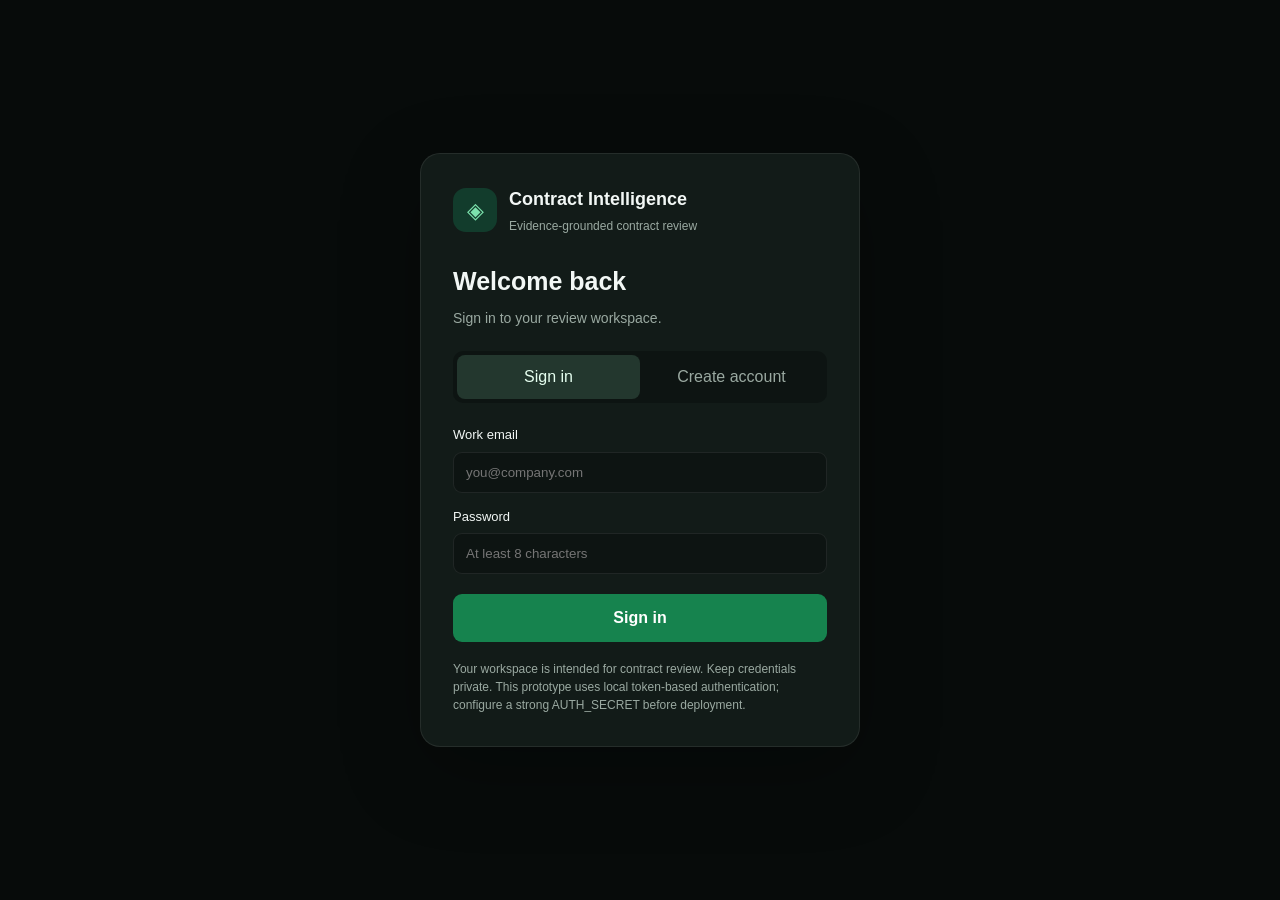
<file: frontend/auth.html>
<!doctype html>
<html lang="en"><head><meta charset="utf-8"><meta name="viewport" content="width=device-width, initial-scale=1"><title>Sign in · Contract Intelligence</title><link rel="stylesheet" href="style.css"><style>body.auth-page{min-height:100vh;display:grid;place-items:center;background:var(--bg,#0b1110);padding:24px}.auth-shell{width:min(440px,100%);border:1px solid var(--border,#26332f);border-radius:20px;padding:32px;background:var(--panel,#121b18);box-shadow:0 24px 80px #0004}.auth-brand{display:flex;gap:12px;align-items:center;margin-bottom:28px}.auth-mark{display:grid;place-items:center;width:44px;height:44px;border-radius:13px;background:#123c2c;color:#7ce2ad;font-size:22px}.auth-brand h1{font-size:18px;margin:0}.auth-brand p{margin:4px 0 0;color:var(--muted,#9aa9a1);font-size:12px}.auth-tabs{display:grid;grid-template-columns:1fr 1fr;padding:4px;background:#0d1412;border-radius:10px;margin:22px 0}.auth-tabs button{border:0;background:transparent;color:var(--muted,#9aa9a1);padding:10px;border-radius:8px;cursor:pointer}.auth-tabs button.active{background:#23372e;color:#e6fff0}.auth-form label{display:block;font-size:13px;margin:14px 0 7px;color:var(--text,#e9f0ec)}.auth-form input{width:100%;box-sizing:border-box;border:1px solid var(--border,#26332f);border-radius:9px;padding:12px;background:#0d1412;color:var(--text,#e9f0ec);outline:none}.auth-form input:focus{border-color:#39a66e}.auth-submit{width:100%;border:0;border-radius:9px;padding:12px;margin-top:20px;background:#16834e;color:white;font-weight:600;cursor:pointer}.auth-error{display:none;margin-top:14px;color:#ffb4a9;font-size:13px}.auth-hint{font-size:12px;color:var(--muted,#9aa9a1);line-height:1.5;margin-top:18px}.auth-title{font-size:25px;margin:0}.auth-subtitle{font-size:14px;color:var(--muted,#9aa9a1);margin:8px 0 0}</style></head>
<body class="auth-page"><main class="auth-shell"><div class="auth-brand"><div class="auth-mark">◈</div><div><h1>Contract Intelligence</h1><p>Evidence-grounded contract review</p></div></div><h2 class="auth-title" id="formTitle">Welcome back</h2><p class="auth-subtitle" id="formSubtitle">Sign in to your review workspace.</p><div class="auth-tabs"><button id="loginTab" class="active" type="button">Sign in</button><button id="registerTab" type="button">Create account</button></div><form id="authForm" class="auth-form"><div id="nameField" hidden><label for="name">Full name</label><input id="name" autocomplete="name" minlength="2" maxlength="120" placeholder="Your name"></div><label for="email">Work email</label><input id="email" type="email" required autocomplete="email" placeholder="you@company.com"><label for="password">Password</label><input id="password" type="password" required minlength="8" autocomplete="current-password" placeholder="At least 8 characters"><button class="auth-submit" id="submitButton" type="submit">Sign in</button><div class="auth-error" id="authError" role="alert"></div></form><p class="auth-hint">Your workspace is intended for contract review. Keep credentials private. This prototype uses local token-based authentication; configure a strong AUTH_SECRET before deployment.</p></main><script src="auth.js"></script></body></html>
</file>
<file: frontend/style.css>
/* =========================================================
   CLAUSEGUARD AI
   Premium Contract Risk Intelligence Dashboard
========================================================= */

:root {
    --bg: #070b0a;
    --surface: #0d1211;
    --surface-2: #111817;
    --surface-3: #151d1b;

    --border: rgba(255, 255, 255, 0.08);
    --border-strong: rgba(255, 255, 255, 0.13);

    --text: #f2f7f5;
    --text-secondary: #a5b2ae;
    --text-muted: #687570;

    --green: #27d17f;
    --green-dark: #15945a;
    --green-soft: rgba(39, 209, 127, 0.12);

    --red: #ff5c6c;
    --red-soft: rgba(255, 92, 108, 0.12);

    --orange: #ffb454;
    --orange-soft: rgba(255, 180, 84, 0.12);

    --blue: #6fa8ff;
    --blue-soft: rgba(111, 168, 255, 0.12);

    --sidebar-width: 250px;

    --radius: 16px;
    --radius-small: 10px;

    --shadow:
        0 18px 45px rgba(0, 0, 0, 0.28);
}


/* =========================================================
   RESET
========================================================= */

* {
    box-sizing: border-box;
    margin: 0;
    padding: 0;
}

html {
    scroll-behavior: smooth;
}

body {
    min-height: 100vh;

    background:
        radial-gradient(
            circle at 85% 0%,
            rgba(39, 209, 127, 0.06),
            transparent 28%
        ),
        var(--bg);

    color: var(--text);

    font-family:
        Inter,
        ui-sans-serif,
        -apple-system,
        BlinkMacSystemFont,
        "Segoe UI",
        sans-serif;

    line-height: 1.5;
}

button {
    font: inherit;
}

button,
a {
    -webkit-tap-highlight-color: transparent;
}


/* =========================================================
   SIDEBAR
========================================================= */

.sidebar {
    position: fixed;

    top: 0;
    left: 0;
    bottom: 0;

    width: var(--sidebar-width);

    display: flex;
    flex-direction: column;

    padding: 26px 18px;

    background:
        linear-gradient(
            180deg,
            #0b100f 0%,
            #080d0c 100%
        );

    border-right: 1px solid var(--border);

    z-index: 20;
}


/* BRAND */

.brand {
    display: flex;
    align-items: center;
    gap: 11px;

    padding: 5px 8px 28px;
}

.brand-icon {
    width: 38px;
    height: 38px;

    display: grid;
    place-items: center;

    border-radius: 11px;

    background:
        linear-gradient(
            135deg,
            var(--green),
            #11945a
        );

    color: #06120c;

    font-size: 18px;
    font-weight: 900;

    box-shadow:
        0 8px 24px rgba(39, 209, 127, 0.18);
}

.brand h1 {
    font-size: 17px;
    font-weight: 750;

    letter-spacing: -0.4px;
}

.brand span {
    display: block;

    margin-top: 1px;

    color: var(--text-muted);

    font-size: 10px;
    font-weight: 600;

    letter-spacing: 0.4px;
}


/* NAVIGATION */

.navigation {
    display: flex;
    flex-direction: column;
    gap: 5px;
}

.nav-item {
    width: 100%;

    display: flex;
    align-items: center;
    gap: 12px;

    padding: 12px 13px;

    border: 1px solid transparent;
    border-radius: 10px;

    background: transparent;

    color: var(--text-secondary);

    text-align: left;

    font-size: 13px;
    font-weight: 600;

    cursor: pointer;

    transition:
        background 0.2s ease,
        color 0.2s ease,
        border-color 0.2s ease;
}

.nav-item span {
    width: 18px;

    color: var(--text-muted);

    font-size: 15px;

    text-align: center;
}

.nav-item:hover {
    background: rgba(255, 255, 255, 0.035);
    color: var(--text);
}

.nav-item.active {
    background: var(--green-soft);

    border-color:
        rgba(39, 209, 127, 0.12);

    color: var(--green);
}

.nav-item.active span {
    color: var(--green);
}


/* SIDEBAR BOTTOM */

.sidebar-bottom {
    margin-top: auto;
}

.system-status {
    display: flex;
    align-items: center;
    gap: 10px;

    padding: 13px;

    border: 1px solid var(--border);

    border-radius: 11px;

    background: rgba(255, 255, 255, 0.025);
}

.status-dot {
    width: 8px;
    height: 8px;

    border-radius: 50%;

    background: var(--green);

    box-shadow:
        0 0 0 4px rgba(39, 209, 127, 0.08);
}

.system-status strong {
    display: block;

    font-size: 11px;
}

.system-status small {
    display: block;

    margin-top: 2px;

    color: var(--text-muted);

    font-size: 10px;
}

.disclaimer {
    margin-top: 13px;

    color: var(--text-muted);

    font-size: 9px;

    line-height: 1.6;

    text-align: center;
}


/* =========================================================
   MAIN
========================================================= */

.main {
    min-height: 100vh;

    margin-left: var(--sidebar-width);

    padding: 36px 42px 45px;

    max-width: 1700px;
}


/* =========================================================
   TOP BAR
========================================================= */

.topbar {
    display: flex;
    align-items: flex-start;
    justify-content: space-between;

    gap: 30px;

    margin-bottom: 28px;
}

.eyebrow {
    margin-bottom: 6px;

    color: var(--green);

    font-size: 10px;
    font-weight: 750;

    letter-spacing: 1.7px;
}

.topbar h2 {
    font-size: 30px;
    font-weight: 750;

    letter-spacing: -1px;
}

.subtitle {
    margin-top: 6px;

    color: var(--text-secondary);

    font-size: 13px;
}

.topbar-actions {
    display: flex;
    gap: 9px;
}


/* BUTTONS */

.primary-button,
.secondary-button {
    height: 40px;

    padding: 0 15px;

    border-radius: 9px;

    font-size: 12px;
    font-weight: 700;

    cursor: pointer;

    transition:
        transform 0.15s ease,
        opacity 0.15s ease,
        background 0.15s ease;
}

.primary-button:hover,
.secondary-button:hover {
    transform: translateY(-1px);
}

.primary-button {
    border: 1px solid var(--green);

    background: var(--green);

    color: #06120c;

    box-shadow:
        0 8px 22px rgba(39, 209, 127, 0.12);
}

.secondary-button {
    border: 1px solid var(--border-strong);

    background: var(--surface-2);

    color: var(--text);
}

.secondary-button:hover {
    background: var(--surface-3);
}


/* =========================================================
   CONTRACT SELECTOR
========================================================= */

.contract-selector {
    display: flex;
    align-items: center;
    justify-content: space-between;

    margin-bottom: 18px;

    padding: 16px 18px;

    border: 1px solid var(--border);

    border-radius: var(--radius);

    background:
        linear-gradient(
            110deg,
            rgba(39, 209, 127, 0.045),
            rgba(255, 255, 255, 0.015)
        );

    box-shadow: var(--shadow);
}

.contract-info {
    display: flex;
    align-items: center;
    gap: 13px;
}

.document-icon {
    width: 43px;
    height: 48px;

    display: grid;
    place-items: center;

    border-radius: 9px;

    background: var(--green-soft);

    border: 1px solid rgba(39, 209, 127, 0.16);

    color: var(--green);

    font-size: 9px;
    font-weight: 800;

    letter-spacing: 0.5px;
}

.label,
.card-label {
    display: block;

    color: var(--text-muted);

    font-size: 9px;
    font-weight: 750;

    letter-spacing: 1.1px;
}

.contract-info h3 {
    margin-top: 2px;

    font-size: 15px;
}

.contract-info p {
    margin-top: 2px;

    color: var(--text-secondary);

    font-size: 11px;
}

.version-badge {
    padding: 6px 10px;

    border: 1px solid rgba(111, 168, 255, 0.18);

    border-radius: 7px;

    background: var(--blue-soft);

    color: var(--blue);

    font-size: 10px;
    font-weight: 800;
}


/* =========================================================
   CARDS
========================================================= */

.card {
    border: 1px solid var(--border);

    border-radius: var(--radius);

    background:
        linear-gradient(
            145deg,
            rgba(255, 255, 255, 0.025),
            rgba(255, 255, 255, 0.01)
        ),
        var(--surface);

    box-shadow: var(--shadow);
}


/* =========================================================
   RISK GRID
========================================================= */

.risk-grid {
    display: grid;

    grid-template-columns:
        1.5fr
        1fr
        1fr
        1fr;

    gap: 14px;

    margin-bottom: 18px;
}

.risk-card,
.metric-card {
    min-height: 156px;

    padding: 18px;
}

.card-header {
    display: flex;
    align-items: center;
    justify-content: space-between;
}

.card-icon,
.metric-icon {
    width: 27px;
    height: 27px;

    display: grid;
    place-items: center;

    border-radius: 8px;

    font-size: 12px;
    font-weight: 800;
}

.card-icon.danger,
.metric-icon.red {
    background: var(--red-soft);
    color: var(--red);
}

.metric-icon.orange {
    background: var(--orange-soft);
    color: var(--orange);
}

.metric-icon.green {
    background: var(--green-soft);
    color: var(--green);
}


/* RISK LEVEL */

.risk-level {
    display: flex;
    align-items: center;
    gap: 12px;

    margin-top: 20px;
}

.risk-indicator {
    padding: 8px 13px;

    border: 1px solid rgba(255, 92, 108, 0.2);

    border-radius: 8px;

    background: var(--red-soft);

    color: var(--red);

    font-size: 12px;
    font-weight: 850;

    letter-spacing: 0.7px;
}

.risk-level strong {
    font-size: 25px;
    font-weight: 750;
}

.risk-level span {
    margin-left: 4px;

    color: var(--text-muted);

    font-size: 10px;
}

.risk-progress {
    height: 5px;

    margin-top: 18px;

    overflow: hidden;

    border-radius: 999px;

    background: rgba(255, 255, 255, 0.07);
}

.risk-progress-fill {
    width: 75%;
    height: 100%;

    border-radius: inherit;

    background:
        linear-gradient(
            90deg,
            var(--green),
            var(--orange),
            var(--red)
        );

    transition: width 0.6s ease;
}

.card-note {
    margin-top: 8px;

    color: var(--text-muted);

    font-size: 9px;
}


/* METRICS */

.metric-value {
    margin-top: 17px;

    font-size: 29px;
    font-weight: 750;

    letter-spacing: -1px;
}

.metric-card p {
    margin-top: 2px;

    color: var(--text-muted);

    font-size: 10px;
}


/* =========================================================
   DASHBOARD GRID
========================================================= */

.dashboard-grid {
    display: grid;

    grid-template-columns: 1fr 1.25fr;

    gap: 14px;

    margin-bottom: 18px;
}

.chart-card,
.risks-card {
    min-height: 390px;

    padding: 20px;
}

.section-header {
    display: flex;
    align-items: center;
    justify-content: space-between;

    gap: 20px;

    margin-bottom: 20px;
}

.section-header h3 {
    margin-top: 3px;

    font-size: 17px;
    font-weight: 700;

    letter-spacing: -0.3px;
}

.chart-container {
    height: 285px;

    display: flex;
    align-items: center;
    justify-content: center;
}


/* =========================================================
   TOP RISKS
========================================================= */

.count-badge {
    min-width: 25px;
    height: 25px;

    display: grid;
    place-items: center;

    padding: 0 7px;

    border-radius: 7px;

    background: rgba(255, 255, 255, 0.055);

    color: var(--text-secondary);

    font-size: 10px;
    font-weight: 750;
}

.risk-list {
    display: flex;
    flex-direction: column;
    gap: 10px;
}

.risk-item {
    padding: 13px;

    border: 1px solid var(--border);

    border-radius: 11px;

    background: rgba(255, 255, 255, 0.018);

    transition:
        border-color 0.2s ease,
        background 0.2s ease;
}

.risk-item:hover {
    border-color: var(--border-strong);

    background: rgba(255, 255, 255, 0.03);
}

.risk-item-top {
    display: flex;
    align-items: center;
    justify-content: space-between;

    gap: 10px;
}

.risk-category {
    display: flex;
    align-items: center;
    gap: 8px;

    font-size: 12px;
    font-weight: 700;
}

.risk-dot {
    width: 7px;
    height: 7px;

    border-radius: 50%;

    background: var(--red);

    box-shadow:
        0 0 0 4px var(--red-soft);
}

.severity-badge {
    padding: 4px 7px;

    border-radius: 5px;

    background: var(--red-soft);

    color: var(--red);

    font-size: 8px;
    font-weight: 800;

    letter-spacing: 0.6px;
}

.risk-detail {
    margin-top: 8px;

    color: var(--text-secondary);

    font-size: 10px;

    line-height: 1.55;
}

.risk-actual {
    margin-top: 7px;

    color: var(--red);

    font-size: 10px;
    font-weight: 650;
}

.view-evidence {
    margin-top: 10px;

    padding: 0;

    border: 0;

    background: transparent;

    color: var(--green);

    font-size: 10px;
    font-weight: 700;

    cursor: pointer;
}

.view-evidence:hover {
    text-decoration: underline;
}


/* =========================================================
   EVIDENCE TRACE
========================================================= */

.evidence-section {
    margin-bottom: 18px;

    padding: 20px;
}

.trace-badge {
    padding: 5px 8px;

    border-radius: 6px;

    background: var(--green-soft);

    color: var(--green);

    font-size: 8px;
    font-weight: 800;

    letter-spacing: 0.8px;
}

.trace-empty {
    min-height: 190px;

    display: flex;
    flex-direction: column;
    align-items: center;
    justify-content: center;

    padding: 25px;

    border: 1px dashed var(--border-strong);

    border-radius: 12px;

    text-align: center;
}

.trace-icon {
    width: 38px;
    height: 38px;

    display: grid;
    place-items: center;

    margin-bottom: 10px;

    border-radius: 10px;

    background: var(--green-soft);

    color: var(--green);

    font-size: 18px;
}

.trace-empty h4 {
    font-size: 13px;
}

.trace-empty p {
    max-width: 530px;

    margin-top: 5px;

    color: var(--text-muted);

    font-size: 10px;
}


/* ACTIVE TRACE */

.trace-content {
    display: grid;

    grid-template-columns: 1fr 1fr;

    gap: 14px;
}

.trace-box {
    padding: 16px;

    border: 1px solid var(--border);

    border-radius: 11px;

    background: rgba(255, 255, 255, 0.018);
}

.trace-box-header {
    display: flex;
    align-items: center;
    justify-content: space-between;

    margin-bottom: 10px;
}

.trace-box-title {
    font-size: 11px;
    font-weight: 750;
}

.trace-box-label {
    color: var(--text-muted);

    font-size: 8px;
    font-weight: 700;

    letter-spacing: 0.7px;
}

.trace-text {
    color: var(--text-secondary);

    font-size: 11px;

    line-height: 1.7;
}

.trace-rule {
    color: var(--green);

    font-size: 11px;
    font-weight: 650;

    line-height: 1.7;
}

.assessment {
    grid-column: 1 / -1;

    padding: 14px;

    border-left: 3px solid var(--orange);

    border-radius: 7px;

    background: var(--orange-soft);
}

.assessment strong {
    display: block;

    margin-bottom: 4px;

    font-size: 10px;
}

.assessment p {
    color: var(--text-secondary);

    font-size: 10px;
}


/* =========================================================
   OBLIGATIONS
========================================================= */

.obligations-section {
    margin-bottom: 18px;

    padding: 20px;
}

.obligation-grid {
    display: grid;

    grid-template-columns:
        repeat(2, 1fr);

    gap: 10px;
}

.obligation-item {
    padding: 13px;

    border: 1px solid var(--border);

    border-radius: 10px;

    background: rgba(255, 255, 255, 0.018);
}

.obligation-actor {
    color: var(--green);

    font-size: 9px;
    font-weight: 800;

    letter-spacing: 0.5px;
}

.obligation-action {
    margin-top: 5px;

    font-size: 11px;
    font-weight: 650;
}

.obligation-meta {
    display: flex;
    flex-wrap: wrap;
    gap: 6px;

    margin-top: 8px;
}

.obligation-tag {
    padding: 4px 6px;

    border-radius: 5px;

    background: rgba(255, 255, 255, 0.055);

    color: var(--text-muted);

    font-size: 8px;
}

.obligation-evidence {
    margin-top: 8px;

    color: var(--text-muted);

    font-size: 9px;

    line-height: 1.5;
}


/* =========================================================
   VERSION COMPARISON
========================================================= */

.comparison-section {
    margin-bottom: 22px;

    padding: 20px;
}

.comparison-grid {
    display: grid;

    grid-template-columns:
        repeat(4, 1fr);

    gap: 10px;
}

.comparison-stat {
    padding: 15px;

    border: 1px solid var(--border);

    border-radius: 10px;

    background: rgba(255, 255, 255, 0.018);
}

.comparison-stat-label {
    color: var(--text-muted);

    font-size: 9px;
    font-weight: 700;
}

.comparison-stat-value {
    margin-top: 6px;

    font-size: 22px;
    font-weight: 750;
}

.comparison-stat-value.good {
    color: var(--green);
}

.comparison-stat-value.bad {
    color: var(--red);
}

.comparison-placeholder {
    grid-column: 1 / -1;

    display: flex;
    flex-direction: column;

    padding: 18px;

    border: 1px dashed var(--border-strong);

    border-radius: 10px;
}

.comparison-placeholder strong {
    font-size: 11px;
}

.comparison-placeholder span {
    margin-top: 3px;

    color: var(--text-muted);

    font-size: 9px;
}


/* =========================================================
   LOADING
========================================================= */

.loading {
    display: flex;
    align-items: center;
    justify-content: center;

    min-height: 100px;

    color: var(--text-muted);

    font-size: 10px;
}


/* =========================================================
   FOOTER
========================================================= */

footer {
    display: flex;
    justify-content: space-between;

    padding: 5px 2px;

    color: var(--text-muted);

    font-size: 9px;
}


/* =========================================================
   RESPONSIVE
========================================================= */

@media (max-width: 1200px) {

    .main {
        padding: 28px;
    }

    .risk-grid {
        grid-template-columns:
            repeat(2, 1fr);
    }

    .risk-card {
        grid-column: span 2;
    }

    .dashboard-grid {
        grid-template-columns: 1fr;
    }

    .comparison-grid {
        grid-template-columns:
            repeat(2, 1fr);
    }
}


@media (max-width: 800px) {

    .sidebar {
        position: relative;

        width: 100%;
        height: auto;

        padding: 15px;
    }

    .brand {
        padding-bottom: 15px;
    }

    .navigation {
        flex-direction: row;

        overflow-x: auto;
    }

    .nav-item {
        white-space: nowrap;
    }

    .sidebar-bottom {
        display: none;
    }

    .main {
        margin-left: 0;

        padding: 22px 16px;
    }

    .topbar {
        flex-direction: column;
    }

    .topbar h2 {
        font-size: 25px;
    }

    .risk-grid {
        grid-template-columns: 1fr;
    }

    .risk-card {
        grid-column: span 1;
    }

    .obligation-grid,
    .trace-content {
        grid-template-columns: 1fr;
    }

    .comparison-grid {
        grid-template-columns: 1fr;
    }

    footer {
        flex-direction: column;
        gap: 5px;
    }
}
/* =========================================================
   UPLOAD PAGE
========================================================= */

.upload-card {
    max-width: 850px;

    margin: 25px auto 18px;

    padding: 28px;
}

.upload-header {
    display: flex;
    align-items: center;
    gap: 15px;

    padding-bottom: 23px;

    border-bottom: 1px solid var(--border);
}

.upload-icon {
    width: 48px;
    height: 48px;

    display: grid;
    place-items: center;

    border-radius: 12px;

    background: var(--green-soft);

    border: 1px solid rgba(39, 209, 127, 0.16);

    color: var(--green);

    font-size: 11px;
    font-weight: 850;
}

.upload-header h3 {
    margin-top: 3px;

    font-size: 19px;
}

.upload-header p {
    margin-top: 3px;

    color: var(--text-muted);

    font-size: 11px;
}


/* FORM */

.upload-form {
    padding-top: 24px;
}

.form-label {
    display: block;

    margin: 0 0 7px;

    color: var(--text-secondary);

    font-size: 10px;
    font-weight: 700;

    letter-spacing: 0.4px;
}

.upload-form input[type="text"] {
    width: 100%;

    height: 44px;

    margin-bottom: 19px;

    padding: 0 13px;

    border: 1px solid var(--border-strong);

    border-radius: 9px;

    outline: none;

    background: rgba(255, 255, 255, 0.025);

    color: var(--text);

    font-size: 12px;

    transition:
        border-color 0.2s ease,
        background 0.2s ease;
}

.upload-form input[type="text"]:focus {
    border-color: rgba(39, 209, 127, 0.45);

    background: rgba(39, 209, 127, 0.025);
}

.upload-form input[type="text"]::placeholder {
    color: var(--text-muted);
}


/* DROP ZONE */

.file-drop {
    min-height: 190px;

    display: flex;
    flex-direction: column;
    align-items: center;
    justify-content: center;

    padding: 25px;

    border: 1px dashed rgba(39, 209, 127, 0.25);

    border-radius: 13px;

    background:
        radial-gradient(
            circle at center,
            rgba(39, 209, 127, 0.045),
            transparent 60%
        );

    cursor: pointer;

    transition:
        border-color 0.2s ease,
        background 0.2s ease,
        transform 0.2s ease;
}

.file-drop:hover,
.file-drop.dragging,
.file-drop.selected {
    border-color: rgba(39, 209, 127, 0.65);

    background:
        radial-gradient(
            circle at center,
            rgba(39, 209, 127, 0.09),
            transparent 65%
        );
}

.file-drop.dragging {
    transform: scale(1.01);
}

.file-drop-icon {
    width: 45px;
    height: 51px;

    display: grid;
    place-items: center;

    margin-bottom: 12px;

    border-radius: 9px;

    background: var(--surface-3);

    border: 1px solid var(--border-strong);

    color: var(--green);

    font-size: 9px;
    font-weight: 850;
}

.file-drop strong {
    font-size: 13px;
}

.file-drop > span {
    margin-top: 4px;

    color: var(--text-muted);

    font-size: 10px;
}

.file-drop small {
    margin-top: 9px;

    color: var(--green);

    font-size: 10px;
}


/* STATUS */

.upload-status {
    min-height: 19px;

    margin: 13px 0 5px;

    font-size: 10px;

    text-align: center;
}

.upload-status.loading {
    color: var(--text-secondary);
}

.upload-status.success {
    color: var(--green);
}

.upload-status.error {
    color: var(--red);
}


/* BUTTON */

.upload-button {
    width: 100%;

    margin-top: 8px;
}

.upload-button:disabled {
    opacity: 0.55;

    cursor: not-allowed;

    transform: none;
}


/* =========================================================
   UPLOAD FLOW
========================================================= */

.upload-flow {
    max-width: 850px;

    display: flex;
    align-items: center;

    margin: 0 auto 18px;

    padding: 17px 20px;

    border: 1px solid var(--border);

    border-radius: var(--radius);

    background: var(--surface);
}

.flow-step {
    display: flex;
    align-items: center;

    gap: 8px;

    flex: 1;
}

.flow-step > span {
    width: 27px;
    height: 27px;

    display: grid;
    place-items: center;

    flex-shrink: 0;

    border-radius: 50%;

    background: rgba(255, 255, 255, 0.05);

    color: var(--text-muted);

    font-size: 9px;
    font-weight: 800;
}

.flow-step.active > span {
    background: var(--green-soft);

    color: var(--green);
}

.flow-step strong {
    display: block;

    font-size: 9px;
}

.flow-step small {
    display: block;

    margin-top: 1px;

    color: var(--text-muted);

    font-size: 8px;
}

.flow-line {
    width: 30px;
    height: 1px;

    margin: 0 5px;

    background: var(--border-strong);
}


/* =========================================================
   DEMO CARD
========================================================= */

.demo-card {
    max-width: 850px;

    margin: 0 auto 25px;

    padding: 20px;
}

.demo-card h3 {
    margin-top: 4px;

    font-size: 16px;
}

.demo-points {
    display: grid;

    grid-template-columns:
        repeat(2, 1fr);

    gap: 8px;

    margin-top: 14px;
}

.demo-points > div {
    padding: 11px;

    border: 1px solid var(--border);

    border-radius: 8px;

    background: rgba(255, 255, 255, 0.015);

    color: var(--text-secondary);

    font-size: 9px;

    line-height: 1.55;
}

.demo-points span {
    display: block;

    margin-bottom: 3px;

    color: var(--green);

    font-size: 8px;
    font-weight: 800;
}


/* =========================================================
   UPLOAD RESPONSIVE
========================================================= */

@media (max-width: 800px) {

    .upload-card,
    .upload-flow,
    .demo-card {
        margin-left: 0;
        margin-right: 0;
    }

    .upload-flow {
        flex-direction: column;

        align-items: stretch;

        gap: 9px;
    }

    .flow-line {
        width: 1px;
        height: 15px;

        margin-left: 13px;
    }

    .demo-points {
        grid-template-columns: 1fr;
    }
}
/* =========================================================
   COMPARISON PAGE COMPATIBILITY
   Matches comparison.html class names
========================================================= */

/* BRAND */

.brand-name {
    font-size: 17px;
    font-weight: 750;
    letter-spacing: -0.4px;
    color: var(--text);
}

.brand-subtitle {
    display: block;
    margin-top: 1px;
    color: var(--text-muted);
    font-size: 10px;
    font-weight: 600;
    letter-spacing: 0.4px;
}


/* SIDEBAR NAVIGATION */

.sidebar-nav {
    display: flex;
    flex-direction: column;
    gap: 5px;
}

.sidebar-nav a {
    width: 100%;
    display: flex;
    align-items: center;
    gap: 12px;

    padding: 12px 13px;

    border: 1px solid transparent;
    border-radius: 10px;

    background: transparent;

    color: var(--text-secondary);

    text-decoration: none;

    font-size: 13px;
    font-weight: 600;

    cursor: pointer;

    transition:
        background 0.2s ease,
        color 0.2s ease,
        border-color 0.2s ease;
}

.sidebar-nav a:hover {
    background: rgba(255, 255, 255, 0.035);
    color: var(--text);
}

.sidebar-nav a.active {
    background: var(--green-soft);
    border-color: rgba(39, 209, 127, 0.12);
    color: var(--green);
}

.sidebar-nav a:first-letter {
    color: var(--text-muted);
}

.sidebar-nav a.active:first-letter {
    color: var(--green);
}


/* SIDEBAR DISCLAIMER */

.sidebar-disclaimer {
    margin-top: 13px;
    color: var(--text-muted);
    font-size: 9px;
    line-height: 1.6;
    text-align: center;
}


/* MAIN CONTENT */

.main-content {
    min-height: 100vh;

    margin-left: var(--sidebar-width);

    padding: 36px 42px 45px;

    max-width: 1700px;
}


/* COMPARISON BUTTON */

.primary-btn {
    height: 40px;

    padding: 0 15px;

    border: 1px solid var(--green);
    border-radius: 9px;

    background: var(--green);
    color: #06120c;

    font-size: 12px;
    font-weight: 700;

    cursor: pointer;

    box-shadow:
        0 8px 22px rgba(39, 209, 127, 0.12);

    transition:
        transform 0.15s ease,
        opacity 0.15s ease,
        background 0.15s ease;
}

.primary-btn:hover {
    transform: translateY(-1px);
}


/* COMPARISON HEADINGS */

.comparison-page h1 {
    color: var(--text);
    font-size: 30px;
    font-weight: 750;
    letter-spacing: -1px;
}

.comparison-page h2,
.comparison-page h3,
.comparison-page h4 {
    color: var(--text);
}


/* COMPARISON PAGE CARD */

.comparison-page .card {
    border: 1px solid var(--border);

    border-radius: var(--radius);

    background:
        linear-gradient(
            145deg,
            rgba(255, 255, 255, 0.025),
            rgba(255, 255, 255, 0.01)
        ),
        var(--surface);

    box-shadow: var(--shadow);
}


/* RESPONSIVE SIDEBAR */

@media (max-width: 800px) {

    .sidebar-nav {
        flex-direction: row;
        overflow-x: auto;
    }

    .sidebar-nav a {
        width: auto;
        white-space: nowrap;
    }

    .main-content {
        margin-left: 0;
        padding: 22px 16px;
    }

    .sidebar {
        position: relative;
        width: 100%;
        height: auto;
        padding: 15px;
    }

    .brand {
        padding-bottom: 15px;
    }

    .sidebar-bottom {
        display: none;
    }
}
/* =========================================================
   FINAL MVP POLISH
   Compact enterprise dashboard layout
========================================================= */


/* ---------------------------------------------------------
   TOP RISK SUMMARY
--------------------------------------------------------- */

.dashboard-grid {
    display: grid;

    grid-template-columns:
        1.35fr
        1fr
        1fr
        1fr;

    gap: 14px;

    margin-bottom: 18px;
}


/* Make the four summary cards compact */

.risk-indicator-card,
.metric-card {
    min-height: 128px;

    padding: 18px;

    display: flex;
    flex-direction: column;
    justify-content: center;
}


/* Risk indicator */

.risk-indicator-card .card-label {
    margin-bottom: 8px;
}

.risk-indicator-wrapper {
    display: flex;
    flex-direction: column;
    gap: 8px;
}

.risk-indicator {
    width: fit-content;

    padding: 7px 12px;

    border-radius: 8px;

    font-size: 12px;
    font-weight: 850;
}

.risk-points {
    margin: 0;

    color: var(--text-secondary);

    font-size: 12px;
}

.risk-points strong {
    color: var(--text);
}

.risk-disclaimer {
    margin-top: 8px;

    color: var(--text-muted);

    font-size: 9px;
}


/* Progress bar */

.risk-progress-container {
    width: 100%;
    height: 4px;

    margin-top: 4px;

    overflow: hidden;

    border-radius: 999px;

    background: rgba(255, 255, 255, 0.06);
}

.risk-progress {
    height: 100%;

    border-radius: inherit;

    background:
        linear-gradient(
            90deg,
            var(--green),
            var(--orange),
            var(--red)
        );
}


/* ---------------------------------------------------------
   METRIC CARDS
--------------------------------------------------------- */

.metric-card {
    justify-content: space-between;
}

.metric-label {
    color: var(--text-muted);

    font-size: 10px;

    font-weight: 750;

    letter-spacing: 1px;
}

.metric-value {
    margin-top: 5px;

    font-size: 34px;

    font-weight: 800;

    line-height: 1;
}

.metric-description {
    margin-top: 5px;

    color: var(--text-muted);

    font-size: 10px;
}


/* ---------------------------------------------------------
   CONTENT SECTIONS
--------------------------------------------------------- */

.content-grid {
    display: grid;

    grid-template-columns: 1fr 1fr;

    gap: 14px;

    margin-bottom: 18px;
}


/* Chart */

.chart-card {
    min-height: 350px;

    padding: 20px;
}

.chart-container {
    height: 255px;

    display: flex;

    align-items: center;

    justify-content: center;
}


/* Top risks */

.risk-list {
    max-height: 270px;

    overflow-y: auto;

    padding-right: 3px;
}


/* ---------------------------------------------------------
   EVIDENCE TRACE
--------------------------------------------------------- */

.trace-panel {
    min-height: 220px;

    border: 1px dashed rgba(255, 255, 255, 0.10);

    border-radius: 14px;

    background: rgba(255, 255, 255, 0.012);
}

.trace-empty {
    min-height: 220px;

    display: flex;

    flex-direction: column;

    align-items: center;

    justify-content: center;

    text-align: center;

    padding: 30px;
}

.trace-icon {
    width: 48px;
    height: 48px;

    display: grid;

    place-items: center;

    margin-bottom: 14px;

    border-radius: 14px;

    background: var(--green-soft);

    color: var(--green);

    font-size: 22px;
}

.trace-empty h4 {
    margin-bottom: 5px;

    font-size: 15px;
}

.trace-empty p {
    max-width: 430px;

    color: var(--text-muted);

    font-size: 11px;
}


/* ---------------------------------------------------------
   OBLIGATIONS
--------------------------------------------------------- */

.obligation-list {
    display: flex;

    flex-direction: column;

    gap: 8px;

    max-height: 500px;

    overflow-y: auto;

    padding-right: 3px;
}


/* ---------------------------------------------------------
   VERSION COMPARISON
--------------------------------------------------------- */

.comparison-placeholder {
    display: flex;

    align-items: center;

    justify-content: space-between;

    gap: 20px;

    padding: 22px;

    border: 1px solid var(--border);

    border-radius: 14px;

    background:
        linear-gradient(
            90deg,
            rgba(39, 209, 127, 0.035),
            rgba(255, 255, 255, 0.012)
        );
}

.comparison-placeholder strong {
    display: block;

    font-size: 14px;
}

.comparison-placeholder span {
    color: var(--text-muted);

    font-size: 10px;
}


/* ---------------------------------------------------------
   SCROLLBARS
--------------------------------------------------------- */

.risk-list::-webkit-scrollbar,
.obligation-list::-webkit-scrollbar {
    width: 5px;
}

.risk-list::-webkit-scrollbar-track,
.obligation-list::-webkit-scrollbar-track {
    background: transparent;
}

.risk-list::-webkit-scrollbar-thumb,
.obligation-list::-webkit-scrollbar-thumb {
    background: rgba(255, 255, 255, 0.10);

    border-radius: 999px;
}


/* ---------------------------------------------------------
   HOVER POLISH
--------------------------------------------------------- */

.metric-card {
    transition:
        transform 0.2s ease,
        border-color 0.2s ease,
        background 0.2s ease;
}

.metric-card:hover {
    transform: translateY(-2px);

    border-color:
        rgba(39, 209, 127, 0.25);

    background:
        rgba(39, 209, 127, 0.025);
}


/* ---------------------------------------------------------
   RESPONSIVE
--------------------------------------------------------- */

@media (max-width: 1100px) {

    .dashboard-grid {
        grid-template-columns:
            1fr 1fr;
    }

    .content-grid {
        grid-template-columns: 1fr;
    }
}


@media (max-width: 760px) {

    .sidebar {
        position: relative;

        width: 100%;

        min-height: auto;

        border-right: none;

        border-bottom: 1px solid var(--border);
    }

    .main {
        margin-left: 0;

        padding: 24px 18px;
    }

    .dashboard-grid {
        grid-template-columns: 1fr;
    }

    .content-grid {
        grid-template-columns: 1fr;
    }

    .comparison-placeholder {
        flex-direction: column;

        align-items: flex-start;
    }
}
/* =========================================================
   CLAUSEGUARD HACKATHON UI ENHANCEMENTS
========================================================= */

.product-message {
    display: flex;
    align-items: center;
    gap: 14px;
    margin-bottom: 22px;
    padding: 16px 18px;
    border: 1px solid rgba(39, 209, 127, 0.18);
    border-radius: 14px;
    background: rgba(39, 209, 127, 0.045);
}

.product-message-icon {
    width: 34px;
    height: 34px;
    display: flex;
    align-items: center;
    justify-content: center;
    border-radius: 10px;
    background: rgba(39, 209, 127, 0.12);
    color: #27d17f;
    font-weight: 700;
}

.product-message strong {
    display: block;
    color: #f2f7f5;
    font-size: 14px;
}

.product-message span {
    display: block;
    margin-top: 4px;
    color: #8f9d98;
    font-size: 12px;
}

.traceability-card {
    border-color: rgba(39, 209, 127, 0.18);
}

.traceability-badge {
    display: inline-flex;
    align-items: center;
    padding: 6px 10px;
    border-radius: 999px;
    background: rgba(39, 209, 127, 0.1);
    color: #27d17f;
    font-size: 10px;
    font-weight: 700;
    letter-spacing: 0.08em;
}

.risk-rule {
    display: inline-block;
    margin: 8px 0;
    padding: 4px 8px;
    border-radius: 6px;
    background: rgba(111, 168, 255, 0.08);
    color: #6fa8ff;
    font-size: 10px;
    font-weight: 700;
    letter-spacing: 0.04em;
}

.trace-clause-title {
    margin: 0 0 10px;
    color: #27d17f;
    font-size: 12px;
    font-weight: 700;
}

.trace-assessment {
    margin-top: 14px;
    padding: 18px;
    border-radius: 12px;
    border: 1px solid rgba(255,255,255,0.06);
    background: rgba(255,255,255,0.018);
}

.trace-assessment-title {
    margin-bottom: 14px;
    color: #8f9d98;
    font-size: 10px;
    font-weight: 700;
    letter-spacing: 0.1em;
}

.assessment-grid {
    display: grid;
    grid-template-columns: 1fr 1fr;
    gap: 12px;
    margin-bottom: 18px;
}

.assessment-field {
    padding: 12px;
    border-radius: 10px;
    background: rgba(255,255,255,0.025);
}

.assessment-field span {
    display: block;
    margin-bottom: 6px;
    color: #7f8d88;
    font-size: 9px;
    font-weight: 700;
    letter-spacing: 0.1em;
}

.assessment-field strong {
    color: #f2f7f5;
    font-size: 13px;
    line-height: 1.5;
}

.trace-verification {
    margin-top: 14px;
    padding: 11px 14px;
    border-radius: 9px;
    background: rgba(39, 209, 127, 0.06);
    color: #27d17f;
    font-size: 11px;
    font-weight: 600;
}

.source-label {
    display: block;
    margin-bottom: 7px;
    color: #6f7d78;
    font-size: 9px;
    font-weight: 700;
    letter-spacing: 0.08em;
}

.comparison-container {
    margin-top: 18px;
}

.comparison-summary-grid {
    display: grid;
    grid-template-columns: repeat(4, 1fr);
    gap: 10px;
}

.comparison-stat {
    padding: 15px;
    border-radius: 12px;
    background: rgba(255,255,255,0.025);
    border: 1px solid rgba(255,255,255,0.05);
}

.comparison-stat-label {
    color: #7f8d88;
    font-size: 9px;
    font-weight: 700;
    letter-spacing: 0.08em;
}

.comparison-stat-value {
    margin-top: 8px;
    color: #f2f7f5;
    font-size: 23px;
    font-weight: 700;
}

.comparison-stat-value.good {
    color: #27d17f;
}

.comparison-stat-value.bad {
    color: #ff5c6c;
}

.comparison-result {
    display: flex;
    justify-content: space-between;
    align-items: center;
    gap: 20px;
    margin-top: 14px;
    padding: 18px;
    border-radius: 12px;
    background: rgba(39, 209, 127, 0.045);
    border: 1px solid rgba(39, 209, 127, 0.12);
}

.comparison-result strong {
    display: block;
    margin-top: 5px;
    font-size: 14px;
}

.comparison-improved {
    color: #27d17f;
}

.comparison-regression {
    color: #ff5c6c;
}

.comparison-result-details {
    display: flex;
    flex-wrap: wrap;
    gap: 12px;
    color: #9aa7a2;
    font-size: 11px;
}

.comparison-result-details .negative {
    color: #ff5c6c;
}

.comparison-link-row {
    display: flex;
    justify-content: space-between;
    align-items: center;
    gap: 15px;
    margin-top: 14px;
    color: #7f8d88;
    font-size: 11px;
}

@media (max-width: 900px) {

    .comparison-summary-grid {
        grid-template-columns: repeat(2, 1fr);
    }

    .comparison-result {
        flex-direction: column;
        align-items: flex-start;
    }

}

@media (max-width: 600px) {

    .assessment-grid {
        grid-template-columns: 1fr;
    }

    .comparison-summary-grid {
        grid-template-columns: 1fr;
    }

    .comparison-link-row {
        flex-direction: column;
        align-items: flex-start;
    }

}
/* =========================================================
   RISK INTELLIGENCE
========================================================= */

.risk-intelligence-card {
    padding: 17px;
    margin-bottom: 12px;
    border: 1px solid rgba(255,255,255,0.06);
    border-radius: 13px;
    background: rgba(255,255,255,0.018);
    transition: border-color 0.2s ease,
                transform 0.2s ease;
}

.risk-intelligence-card:hover {
    transform: translateY(-1px);
    border-color: rgba(39,209,127,0.18);
}

.risk-card-header {
    display: flex;
    justify-content: space-between;
    align-items: flex-start;
    gap: 12px;
}

.risk-card-category {
    display: flex;
    align-items: center;
    gap: 8px;
    color: #f2f7f5;
    font-size: 13px;
    font-weight: 700;
}

.risk-card-rule {
    margin-top: 5px;
    color: #6fa8ff;
    font-size: 10px;
    font-weight: 700;
    letter-spacing: 0.05em;
}

.risk-severity {
    padding: 5px 9px;
    border-radius: 999px;
    font-size: 9px;
    font-weight: 800;
    letter-spacing: 0.07em;
}

.risk-severity.high {
    background: rgba(255,92,108,0.1);
    color: #ff5c6c;
}

.risk-severity.medium {
    background: rgba(255,180,84,0.1);
    color: #ffb454;
}

.risk-severity.low {
    background: rgba(39,209,127,0.1);
    color: #27d17f;
}

.risk-card-reason {
    margin-top: 13px;
    color: #a5b2ae;
    font-size: 12px;
    line-height: 1.6;
}

.risk-actual-expected {
    display: grid;
    grid-template-columns: 1fr 24px 1fr;
    align-items: center;
    gap: 8px;
    margin-top: 14px;
}

.risk-value-box {
    padding: 10px;
    border-radius: 9px;
    background: rgba(255,255,255,0.025);
}

.risk-value-box span {
    display: block;
    margin-bottom: 4px;
    color: #687670;
    font-size: 8px;
    font-weight: 800;
    letter-spacing: 0.1em;
}

.risk-value-box strong {
    color: #f2f7f5;
    font-size: 11px;
}

.risk-arrow {
    text-align: center;
    color: #596761;
}

.risk-card-footer {
    display: flex;
    justify-content: space-between;
    align-items: center;
    gap: 10px;
    margin-top: 14px;
}

.risk-grounding {
    color: #27d17f;
    font-size: 10px;
    font-weight: 600;
}

.risk-grounding span {
    margin-right: 4px;
}

.risk-empty-state {
    display: flex;
    flex-direction: column;
    align-items: center;
    justify-content: center;
    padding: 40px 20px;
    text-align: center;
}

.risk-empty-icon {
    width: 38px;
    height: 38px;
    display: flex;
    align-items: center;
    justify-content: center;
    margin-bottom: 10px;
    border-radius: 50%;
    background: rgba(39,209,127,0.1);
    color: #27d17f;
    font-weight: 800;
}

.risk-empty-state strong {
    color: #f2f7f5;
    font-size: 13px;
}

.risk-empty-state span {
    margin-top: 5px;
    color: #75837d;
    font-size: 11px;
}


/* =========================================================
   TRACE HEADER
========================================================= */

.trace-header {
    display: flex;
    justify-content: space-between;
    align-items: flex-start;
    gap: 15px;
    margin-bottom: 20px;
}

.trace-header h4 {
    margin: 5px 0 0;
    color: #f2f7f5;
    font-size: 18px;
}

.trace-header-right {
    display: flex;
    align-items: center;
    gap: 8px;
}

.trace-grounded-badge {
    padding: 6px 9px;
    border-radius: 999px;
    background: rgba(39,209,127,0.09);
    color: #27d17f;
    font-size: 9px;
    font-weight: 800;
}

.trace-severity {
    padding: 6px 9px;
    border-radius: 999px;
    background: rgba(255,92,108,0.08);
    color: #ff5c6c;
    font-size: 9px;
    font-weight: 800;
}


/* =========================================================
   TRACE STEPS
========================================================= */

.trace-step {
    display: grid;
    grid-template-columns: 38px 1fr;
    gap: 14px;
    position: relative;
    padding-bottom: 18px;
}

.trace-step:not(:last-of-type)::after {
    content: "";
    position: absolute;
    left: 18px;
    top: 38px;
    bottom: 0;
    width: 1px;
    background: rgba(255,255,255,0.07);
}

.trace-step-marker {
    width: 36px;
    height: 36px;
    display: flex;
    align-items: center;
    justify-content: center;
    border-radius: 10px;
    background: rgba(39,209,127,0.08);
    color: #27d17f;
    font-size: 10px;
    font-weight: 800;
    z-index: 1;
}

.trace-step-content {
    min-width: 0;
}

.trace-step-heading {
    display: flex;
    justify-content: space-between;
    align-items: flex-start;
    gap: 12px;
    margin-bottom: 10px;
}

.trace-step-heading strong {
    display: block;
    margin-top: 4px;
    color: #f2f7f5;
    font-size: 13px;
}

.trace-step-label {
    display: block;
    color: #6e7c76;
    font-size: 9px;
    font-weight: 800;
    letter-spacing: 0.1em;
}

.trace-box-label,
.rule-id-badge {
    padding: 5px 8px;
    border-radius: 6px;
    background: rgba(111,168,255,0.08);
    color: #6fa8ff;
    font-size: 9px;
    font-weight: 800;
}

.evidence-quote {
    padding: 14px;
    border-left: 2px solid #27d17f;
    border-radius: 0 9px 9px 0;
    background: rgba(39,209,127,0.035);
    color: #c2ccc8;
    font-size: 12px;
    line-height: 1.7;
}

.evidence-page {
    display: inline-block;
    margin-top: 8px;
    color: #6d7b75;
    font-size: 9px;
}

.playbook-requirement {
    padding: 13px;
    border-radius: 9px;
    background: rgba(111,168,255,0.035);
    color: #c2ccc8;
    font-size: 12px;
    line-height: 1.6;
}


/* =========================================================
   ASSESSMENT
========================================================= */

.assessment-reason {
    margin-top: 15px;
}

.assessment-reason p {
    margin: 7px 0 0;
    color: #a5b2ae;
    font-size: 12px;
    line-height: 1.65;
}


/* =========================================================
   RECOMMENDED ACTION
========================================================= */

.recommended-action {
    display: flex;
    align-items: flex-start;
    gap: 12px;
    margin-top: 5px;
    padding: 15px;
    border-radius: 10px;
    background: rgba(39,209,127,0.055);
    border: 1px solid rgba(39,209,127,0.1);
}

.recommended-icon {
    width: 28px;
    height: 28px;
    flex-shrink: 0;
    display: flex;
    align-items: center;
    justify-content: center;
    border-radius: 8px;
    background: rgba(39,209,127,0.1);
    color: #27d17f;
    font-weight: 800;
}

.recommended-action p {
    margin: 6px 0 0;
    color: #c2ccc8;
    font-size: 12px;
    line-height: 1.6;
}


/* =========================================================
   MOBILE
========================================================= */

@media (max-width: 650px) {

    .risk-actual-expected {
        grid-template-columns: 1fr;
    }

    .risk-arrow {
        display: none;
    }

    .risk-card-footer {
        flex-direction: column;
        align-items: flex-start;
    }

    .trace-header {
        flex-direction: column;
    }

    .trace-header-right {
        align-self: flex-start;
    }

}
/* =========================================================
   OBLIGATION INTELLIGENCE
========================================================= */

.obligation-intelligence-card {
    padding: 19px;
    margin-bottom: 13px;
    border: 1px solid rgba(255,255,255,0.06);
    border-radius: 14px;
    background: rgba(255,255,255,0.018);
    transition:
        border-color 0.2s ease,
        transform 0.2s ease;
}

.obligation-intelligence-card:hover {
    transform: translateY(-1px);
    border-color: rgba(39,209,127,0.18);
}


/* HEADER */

.obligation-card-header {
    display: flex;
    align-items: center;
    gap: 12px;
}

.obligation-number {
    width: 32px;
    height: 32px;
    flex-shrink: 0;

    display: flex;
    align-items: center;
    justify-content: center;

    border-radius: 9px;

    background: rgba(39,209,127,0.08);
    color: #27d17f;

    font-size: 10px;
    font-weight: 800;
}

.obligation-party {
    flex: 1;
}

.obligation-label {
    display: block;

    color: #697770;

    font-size: 8px;
    font-weight: 800;

    letter-spacing: 0.1em;
}

.obligation-party strong {
    display: block;

    margin-top: 4px;

    color: #f2f7f5;

    font-size: 12px;
}

.obligation-source-badge {
    padding: 5px 8px;

    border-radius: 999px;

    background: rgba(39,209,127,0.08);

    color: #27d17f;

    font-size: 8px;
    font-weight: 800;

    letter-spacing: 0.05em;
}


/* MAIN ACTION */

.obligation-main {
    margin-top: 18px;
}

.obligation-main h4 {
    margin: 6px 0 0;

    color: #f2f7f5;

    font-size: 15px;
    line-height: 1.45;
}


/* DETAILS */

.obligation-detail-grid {
    display: grid;

    grid-template-columns:
        minmax(0, 1fr)
        minmax(0, 1fr);

    gap: 10px;

    margin-top: 16px;
}

.obligation-detail {
    padding: 12px;

    border-radius: 9px;

    background: rgba(255,255,255,0.025);
}

.obligation-detail span {
    display: block;

    margin-bottom: 6px;

    color: #697770;

    font-size: 8px;
    font-weight: 800;

    letter-spacing: 0.1em;
}

.obligation-detail strong {
    color: #b9c5c0;

    font-size: 11px;

    line-height: 1.5;
}


/* SOURCE */

.obligation-source {
    margin-top: 14px;

    padding: 13px;

    border-left: 2px solid #27d17f;

    border-radius: 0 9px 9px 0;

    background: rgba(39,209,127,0.035);
}

.obligation-source-header {
    display: flex;

    justify-content: space-between;
    align-items: center;

    gap: 10px;

    margin-bottom: 7px;
}

.obligation-source-header span {
    color: #7c8b84;

    font-size: 8px;
    font-weight: 800;

    letter-spacing: 0.1em;
}

.obligation-source-header small {
    color: #6fa8ff;

    font-size: 8px;
    font-weight: 700;
}

.obligation-source p {
    margin: 0;

    color: #aebbb6;

    font-size: 11px;

    line-height: 1.65;
}


/* EMPTY STATE */

.obligation-empty-state {
    display: flex;

    flex-direction: column;

    align-items: center;
    justify-content: center;

    padding: 45px 20px;

    text-align: center;
}

.obligation-empty-icon {
    width: 38px;
    height: 38px;

    display: flex;
    align-items: center;
    justify-content: center;

    margin-bottom: 10px;

    border-radius: 50%;

    background: rgba(39,209,127,0.1);

    color: #27d17f;

    font-weight: 800;
}

.obligation-empty-state strong {
    color: #f2f7f5;

    font-size: 13px;
}

.obligation-empty-state span {
    max-width: 380px;

    margin-top: 6px;

    color: #75837d;

    font-size: 11px;

    line-height: 1.5;
}


/* MOBILE */

@media (max-width: 650px) {

    .obligation-card-header {
        align-items: flex-start;
    }

    .obligation-source-badge {
        display: none;
    }

    .obligation-detail-grid {
        grid-template-columns: 1fr;
    }

    .obligation-source-header {
        flex-direction: column;
        align-items: flex-start;
    }

}
/* =========================================================
   CLAUSEGUARD
   STEP 4 — CHANGE INTELLIGENCE
========================================================= */


/* =========================================================
   VERSION SELECTORS
========================================================= */

.comparison-selector-card {
    margin-bottom: 18px;
}


.version-selector-grid {
    display: grid;

    grid-template-columns:
        minmax(0, 1fr)
        50px
        minmax(0, 1fr);

    align-items: end;

    gap: 16px;

    margin-top: 18px;
}


.version-selector {
    display: flex;

    flex-direction: column;

    gap: 8px;
}


.version-selector label {
    color: #697770;

    font-size: 8px;

    font-weight: 800;

    letter-spacing: 0.1em;
}


.version-selector select {
    width: 100%;

    min-height: 45px;

    padding: 0 13px;

    border: 1px solid rgba(
        255,
        255,
        255,
        0.08
    );

    border-radius: 9px;

    outline: none;

    background: #151b19;

    color: #e8efec;

    font-size: 11px;

    cursor: pointer;
}


.version-selector select:hover {
    border-color: rgba(
        39,
        209,
        127,
        0.3
    );
}


.version-selector select:focus {
    border-color: #27d17f;

    box-shadow:
        0 0 0 3px
        rgba(
            39,
            209,
            127,
            0.08
        );
}


.comparison-arrow-large {
    display: flex;

    align-items: center;
    justify-content: center;

    height: 45px;

    color: #27d17f;

    font-size: 20px;

    font-weight: 700;
}


.selector-message {
    margin-top: 12px;

    color: #697770;

    font-size: 10px;

    line-height: 1.5;
}


/* =========================================================
   KPI GRID
========================================================= */

.comparison-kpi-grid {
    display: grid;

    grid-template-columns:
        repeat(
            5,
            minmax(0, 1fr)
        );

    gap: 12px;

    margin-bottom: 18px;
}


.comparison-kpi {
    min-height: 118px;

    display: flex;

    flex-direction: column;

    justify-content: center;
}


.comparison-kpi .metric-value {
    margin-top: 9px;
}


/* =========================================================
   OVERALL RESULT
========================================================= */

.overall-comparison-card {
    display: flex;

    align-items: center;

    gap: 15px;

    margin-bottom: 18px;

    border: 1px solid
        rgba(
            39,
            209,
            127,
            0.12
        );
}


.overall-result-icon {
    width: 48px;
    height: 48px;

    flex-shrink: 0;

    display: flex;

    align-items: center;
    justify-content: center;

    border-radius: 13px;

    background:
        rgba(
            39,
            209,
            127,
            0.1
        );

    color: #27d17f;

    font-size: 20px;

    font-weight: 800;
}


.overall-comparison-card h3 {
    margin: 5px 0;

    color: #f2f7f5;

    font-size: 17px;
}


.overall-comparison-card p {
    margin: 0;

    color: #75837d;

    font-size: 11px;

    line-height: 1.55;
}


/* IMPROVED */

.overall-comparison-card.result-improved {
    border-color:
        rgba(
            39,
            209,
            127,
            0.2
        );
}


.overall-comparison-card.result-improved
.overall-result-icon {
    background:
        rgba(
            39,
            209,
            127,
            0.1
        );

    color: #27d17f;
}


/* REGRESSION */

.overall-comparison-card.result-regression {
    border-color:
        rgba(
            239,
            68,
            68,
            0.25
        );
}


.overall-comparison-card.result-regression
.overall-result-icon {
    background:
        rgba(
            239,
            68,
            68,
            0.1
        );

    color: #ef4444;
}


/* NEUTRAL */

.overall-comparison-card.result-neutral {
    border-color:
        rgba(
            255,
            255,
            255,
            0.08
        );
}


.overall-comparison-card.result-neutral
.overall-result-icon {
    background:
        rgba(
            255,
            255,
            255,
            0.05
        );

    color: #aab6b1;
}


/* =========================================================
   CHANGE IMPACT CARDS
========================================================= */

.comparison-results-list {
    display: flex;

    flex-direction: column;

    gap: 12px;
}


.change-impact-card {
    padding: 18px;

    border: 1px solid
        rgba(
            255,
            255,
            255,
            0.06
        );

    border-radius: 13px;

    background:
        rgba(
            255,
            255,
            255,
            0.018
        );

    transition:
        border-color 0.2s ease,
        transform 0.2s ease;
}


.change-impact-card:hover {
    transform:
        translateY(-1px);
}


/* REDUCED */

.change-impact-card.reduced {
    border-left:
        3px solid #27d17f;
}


.change-impact-card.reduced:hover {
    border-color:
        rgba(
            39,
            209,
            127,
            0.25
        );
}


/* INCREASED */

.change-impact-card.increased {
    border-left:
        3px solid #ef4444;
}


.change-impact-card.increased:hover {
    border-color:
        rgba(
            239,
            68,
            68,
            0.3
        );
}


/* MODIFIED */

.change-impact-card.modified {
    border-left:
        3px solid #8b5cf6;
}


/* UNCHANGED */

.change-impact-card.unchanged {
    border-left:
        3px solid #64748b;
}


/* =========================================================
   CHANGE HEADER
========================================================= */

.change-impact-header {
    display: flex;

    align-items: flex-start;
    justify-content: space-between;

    gap: 15px;
}


.change-category {
    display: block;

    color: #f2f7f5;

    font-size: 13px;

    font-weight: 700;
}


.change-rule {
    display: inline-block;

    margin-top: 5px;

    color: #65746d;

    font-family:
        ui-monospace,
        SFMono-Regular,
        Menlo,
        monospace;

    font-size: 8px;

    font-weight: 700;

    letter-spacing: 0.04em;
}


.change-status {
    flex-shrink: 0;

    padding: 6px 9px;

    border-radius: 999px;

    font-size: 8px;

    font-weight: 800;

    letter-spacing: 0.04em;
}


.change-status.reduced {
    background:
        rgba(
            39,
            209,
            127,
            0.09
        );

    color: #27d17f;
}


.change-status.increased {
    background:
        rgba(
            239,
            68,
            68,
            0.09
        );

    color: #ef4444;
}


.change-status.modified {
    background:
        rgba(
            139,
            92,
            246,
            0.09
        );

    color: #a78bfa;
}


.change-status.unchanged {
    background:
        rgba(
            100,
            116,
            139,
            0.1
        );

    color: #94a3b8;
}


/* =========================================================
   VERSION VALUE COMPARISON
========================================================= */

.change-version-grid {
    display: grid;

    grid-template-columns:
        minmax(0, 1fr)
        35px
        minmax(0, 1fr);

    align-items: center;

    gap: 10px;

    margin-top: 17px;
}


.change-version {
    min-height: 65px;

    padding: 12px;

    border-radius: 9px;

    background:
        rgba(
            255,
            255,
            255,
            0.025
        );
}


.change-version span {
    display: block;

    margin-bottom: 6px;

    color: #697770;

    font-size: 8px;

    font-weight: 800;

    letter-spacing: 0.1em;
}


.change-version strong {
    color: #c7d1cd;

    font-size: 12px;

    line-height: 1.45;
}


.change-version.old {
    border:
        1px solid
        rgba(
            239,
            68,
            68,
            0.06
        );
}


.change-version.new {
    border:
        1px solid
        rgba(
            39,
            209,
            127,
            0.08
        );
}


.change-arrow {
    display: flex;

    align-items: center;
    justify-content: center;

    color: #697770;

    font-size: 17px;
}


/* =========================================================
   REQUIREMENT
========================================================= */

.change-requirement {
    margin-top: 13px;

    padding: 11px 12px;

    border-radius: 8px;

    background:
        rgba(
            39,
            209,
            127,
            0.035
        );
}


.change-requirement span {
    display: block;

    margin-bottom: 5px;

    color: #697770;

    font-size: 8px;

    font-weight: 800;

    letter-spacing: 0.08em;
}


.change-requirement p {
    margin: 0;

    color: #aebbb6;

    font-size: 10px;

    line-height: 1.5;
}


/* =========================================================
   CHANGE REASON
========================================================= */

.change-reason {
    margin-top: 11px;

    color: #7d8b85;

    font-size: 10px;

    line-height: 1.6;
}


/* =========================================================
   FALLBACK
========================================================= */

.fallback-change-message {
    margin-top: 15px;

    color: #aebbb6;

    font-size: 11px;

    line-height: 1.6;
}


/* =========================================================
   REGRESSION CARD
========================================================= */

.regression-card {
    margin-top: 18px;

    border:
        1px solid
        rgba(
            239,
            68,
            68,
            0.2
        );

    background:
        rgba(
            239,
            68,
            68,
            0.025
        );
}


.regression-card.hidden {
    display: none;
}


.regression-header {
    display: flex;

    align-items: center;

    gap: 13px;
}


.regression-icon {
    width: 40px;
    height: 40px;

    display: flex;

    align-items: center;
    justify-content: center;

    border-radius: 10px;

    background:
        rgba(
            239,
            68,
            68,
            0.1
        );

    color: #ef4444;

    font-weight: 900;
}


.regression-header h3 {
    margin: 4px 0 0;

    color: #f2f7f5;

    font-size: 15px;
}


.regression-content {
    margin-top: 15px;
}


.regression-item {
    padding: 13px;

    border-radius: 9px;

    background:
        rgba(
            239,
            68,
            68,
            0.035
        );
}


.regression-item > div {
    display: flex;

    align-items: center;

    justify-content: space-between;

    gap: 12px;
}


.regression-item strong {
    color: #f0f4f2;

    font-size: 12px;
}


.regression-item span {
    color: #ef7777;

    font-family:
        ui-monospace,
        SFMono-Regular,
        Menlo,
        monospace;

    font-size: 8px;
}


.regression-item p {
    margin: 8px 0 0;

    color: #aeb4b1;

    font-size: 10px;

    line-height: 1.55;
}


/* =========================================================
   UNCHANGED
========================================================= */

.unchanged-list {
    display: flex;

    flex-direction: column;

    gap: 8px;
}


.unchanged-item {
    display: flex;

    align-items: center;

    gap: 10px;

    padding: 11px 13px;

    border-radius: 9px;

    background:
        rgba(
            255,
            255,
            255,
            0.018
        );
}


.unchanged-item > span {
    color: #27d17f;

    font-size: 12px;
}


.unchanged-item strong {
    color: #aebbb6;

    font-size: 11px;
}


.unchanged-summary {
    display: flex;

    align-items: center;

    gap: 12px;

    padding: 15px;

    border-radius: 10px;

    background:
        rgba(
            39,
            209,
            127,
            0.035
        );
}


.unchanged-check {
    width: 30px;
    height: 30px;

    flex-shrink: 0;

    display: flex;

    align-items: center;
    justify-content: center;

    border-radius: 8px;

    background:
        rgba(
            39,
            209,
            127,
            0.08
        );

    color: #27d17f;

    font-weight: 800;
}


.unchanged-summary strong {
    display: block;

    color: #d0d9d5;

    font-size: 11px;
}


.unchanged-summary span {
    display: block;

    margin-top: 4px;

    color: #697770;

    font-size: 9px;
}


/* =========================================================
   LOADING / EMPTY
========================================================= */

.comparison-loading {
    padding: 40px 20px;

    text-align: center;

    color: #697770;

    font-size: 11px;
}


.comparison-empty {
    display: flex;

    flex-direction: column;

    align-items: center;

    justify-content: center;

    min-height: 130px;

    padding: 30px;

    text-align: center;
}


.comparison-empty strong {
    color: #d8e0dc;

    font-size: 12px;
}


.comparison-empty span {
    max-width: 500px;

    margin-top: 7px;

    color: #697770;

    font-size: 10px;

    line-height: 1.5;
}


/* =========================================================
   ACTIONS
========================================================= */

.comparison-actions {
    display: flex;

    justify-content: space-between;

    align-items: center;

    gap: 12px;

    margin-top: 18px;
}


/* =========================================================
   RESPONSIVE
========================================================= */

@media (
    max-width: 1050px
) {

    .comparison-kpi-grid {
        grid-template-columns:
            repeat(
                3,
                minmax(0, 1fr)
            );
    }

}


@media (
    max-width: 700px
) {

    .comparison-kpi-grid {
        grid-template-columns:
            repeat(
                2,
                minmax(0, 1fr)
            );
    }


    .version-selector-grid {
        grid-template-columns: 1fr;
    }


    .comparison-arrow-large {
        height: 20px;

        transform:
            rotate(90deg);
    }


    .change-version-grid {
        grid-template-columns: 1fr;
    }


    .change-arrow {
        transform:
            rotate(90deg);
    }


    .change-impact-header {
        flex-direction: column;
    }


    .change-status {
        align-self: flex-start;
    }


    .comparison-actions {
        flex-direction: column;

        align-items: stretch;
    }

}


@media (
    max-width: 450px
) {

    .comparison-kpi-grid {
        grid-template-columns: 1fr;
    }


    .overall-comparison-card {
        align-items: flex-start;
    }

}
/* =========================================================
   CLAUSEGUARD — STEP 5 UPLOAD RELIABILITY POLISH
========================================================= */


/* SYSTEM STATUS STATES */

.system-status.online .status-dot {
    background: var(--green);
    box-shadow:
        0 0 0 4px rgba(39, 209, 127, 0.08);
}

.system-status.loading .status-dot {
    background: var(--orange);
    box-shadow:
        0 0 0 4px rgba(255, 180, 84, 0.08);
    animation: cgPulse 1.2s infinite;
}

.system-status.error .status-dot {
    background: var(--red);
    box-shadow:
        0 0 0 4px rgba(255, 92, 108, 0.08);
}


@keyframes cgPulse {

    0% {
        opacity: 1;
    }

    50% {
        opacity: 0.35;
    }

    100% {
        opacity: 1;
    }

}


/* DISABLED FORM */

.upload-form input:disabled {
    opacity: 0.55;
    cursor: not-allowed;
}


.file-drop:has(+ input:disabled) {
    opacity: 0.65;
    cursor: not-allowed;
}


/* FLOW STATES */

.flow-step.completed > span {
    background: var(--green);
    color: #06120c;
}


.flow-step.completed strong {
    color: var(--green);
}


.flow-step.active strong {
    color: var(--text);
}


/* SUCCESS FILE STATE */

.file-drop.selected {
    box-shadow:
        0 0 0 1px rgba(39, 209, 127, 0.12),
        0 12px 30px rgba(39, 209, 127, 0.05);
}


/* STATUS ACCESSIBILITY */

.upload-status {
    min-height: 22px;
    display: flex;
    align-items: center;
    justify-content: center;
}


/* LOADING STATUS */

.upload-status.loading::before {
    content: "";
    width: 11px;
    height: 11px;
    margin-right: 7px;

    border: 2px solid rgba(165, 178, 174, 0.25);
    border-top-color: var(--green);

    border-radius: 50%;

    animation: cgSpin 0.8s linear infinite;
}


@keyframes cgSpin {

    to {
        transform: rotate(360deg);
    }

}


/* ERROR */

.upload-status.error {
    padding: 7px 10px;

    border: 1px solid rgba(255, 92, 108, 0.12);
    border-radius: 7px;

    background: rgba(255, 92, 108, 0.05);
}


/* SUCCESS */

.upload-status.success {
    padding: 7px 10px;

    border: 1px solid rgba(39, 209, 127, 0.12);
    border-radius: 7px;

    background: rgba(39, 209, 127, 0.05);
}


/* UPLOAD BUTTON */

.upload-button:disabled {
    opacity: 0.6;
    cursor: wait;
}


/* MOBILE */

@media (max-width: 800px) {

    .system-status {
        display: none;
    }

}
/* =========================================================
   CLAUSEGUARD — VERSION COMPARISON POLISH
========================================================= */

.comparison-results-list {
    display: flex;
    flex-direction: column;
    gap: 12px;
}


/* ---------------------------------------------------------
   RISK CHANGE CARD
--------------------------------------------------------- */

.risk-change-card {
    padding: 18px;

    border: 1px solid var(--border);
    border-radius: 13px;

    background:
        linear-gradient(
            145deg,
            rgba(255,255,255,0.025),
            rgba(255,255,255,0.01)
        );

    transition:
        transform 0.18s ease,
        border-color 0.18s ease;
}

.risk-change-card:hover {
    transform: translateY(-1px);
}


/* REDUCED */

.risk-change-card.reduced {
    border-color:
        rgba(39, 209, 127, 0.22);
}

.risk-change-card.reduced:hover {
    border-color:
        rgba(39, 209, 127, 0.38);
}


/* INCREASED */

.risk-change-card.increased {
    border-color:
        rgba(255, 92, 108, 0.25);
}

.risk-change-card.increased:hover {
    border-color:
        rgba(255, 92, 108, 0.4);
}


/* UNCHANGED */

.risk-change-card.unchanged {
    border-color:
        rgba(255,255,255,0.08);
}


/* ---------------------------------------------------------
   HEADER
--------------------------------------------------------- */

.risk-change-header {
    display: flex;
    align-items: flex-start;
    justify-content: space-between;

    gap: 20px;

    margin-bottom: 15px;
}

.change-category {
    display: block;

    margin-bottom: 4px;

    color: var(--text-muted);

    font-size: 9px;
    font-weight: 800;

    letter-spacing: 1.1px;

    text-transform: uppercase;
}

.risk-change-header h4 {
    color: var(--text);

    font-size: 14px;
    font-weight: 750;
}


/* ---------------------------------------------------------
   STATUS
--------------------------------------------------------- */

.change-status {
    flex-shrink: 0;

    padding: 6px 9px;

    border-radius: 7px;

    font-size: 9px;
    font-weight: 850;

    letter-spacing: 0.5px;
}

.change-status.reduced {
    background: var(--green-soft);
    color: var(--green);
}

.change-status.increased {
    background: var(--red-soft);
    color: var(--red);
}

.change-status.unchanged {
    background:
        rgba(255,255,255,0.05);

    color: var(--text-muted);
}


/* ---------------------------------------------------------
   V1 → V2
--------------------------------------------------------- */

.version-comparison {
    display: grid;

    grid-template-columns:
        minmax(0, 1fr)
        40px
        minmax(0, 1fr);

    gap: 12px;

    align-items: stretch;
}

.version-column {
    padding: 14px;

    border: 1px solid var(--border);

    border-radius: 10px;

    background:
        rgba(255,255,255,0.018);
}

.version-label {
    display: block;

    margin-bottom: 7px;

    color: var(--text-muted);

    font-size: 8px;
    font-weight: 850;

    letter-spacing: 1.2px;
}

.version-column strong {
    display: block;

    margin-bottom: 7px;

    color: var(--text);

    font-size: 11px;
}

.version-column p {
    color: var(--text-secondary);

    font-size: 10px;

    line-height: 1.6;
}

.version-arrow {
    display: flex;

    align-items: center;
    justify-content: center;

    color: var(--green);

    font-size: 20px;
    font-weight: 800;
}


/* ---------------------------------------------------------
   OVERALL RESULT
--------------------------------------------------------- */

.overall-comparison-card {
    padding: 20px;
}

.overall-comparison-card.result-improved {
    background:
        linear-gradient(
            110deg,
            rgba(39,209,127,0.08),
            rgba(39,209,127,0.02)
        );
}

.overall-comparison-card.result-regression {
    background:
        linear-gradient(
            110deg,
            rgba(255,92,108,0.08),
            rgba(255,92,108,0.02)
        );
}


/* ---------------------------------------------------------
   KPI EMPHASIS
--------------------------------------------------------- */

.risk-reduced-card {
    border-color:
        rgba(39,209,127,0.14);
}

.risk-increased-card {
    border-color:
        rgba(255,92,108,0.14);
}

.improvement-card {
    border-color:
        rgba(39,209,127,0.14);
}


/* ---------------------------------------------------------
   MOBILE
--------------------------------------------------------- */

@media (max-width: 900px) {

    .comparison-kpi-grid {
        grid-template-columns:
            repeat(2, minmax(0, 1fr));
    }

    .version-comparison {
        grid-template-columns: 1fr;
    }

    .version-arrow {
        height: 25px;
        transform: rotate(90deg);
    }

}

@media (max-width: 600px) {

    .comparison-kpi-grid {
        grid-template-columns: 1fr;
    }

    .risk-change-header {
        flex-direction: column;
    }

}
/* Explicit cross-clause conflict status */
.risk-severity.conflicting { border: 1px solid #b45309; color: #b45309; background: #fff7ed; }

/* Review-workspace enhancements — deliberately aligned with the existing dark/emerald UI */
.review-toolbar { display:flex; align-items:center; justify-content:space-between; gap:18px; margin: 18px 0 22px; padding:18px 20px; }
.review-toolbar-copy { display:flex; flex-direction:column; gap:4px; }
.review-toolbar-copy strong { font-size:14px; font-weight:700; }
.review-toolbar-copy span, .audit-intro { color:var(--text-secondary); font-size:12px; }
.review-toolbar-actions { display:flex; gap:9px; flex-wrap:wrap; }
.finding-filters { display:grid; grid-template-columns:minmax(160px,1fr) 150px 140px; gap:8px; margin:0 0 14px; }
.finding-filters input, .finding-filters select { min-width:0; width:100%; color:var(--text); background:var(--surface-2); border:1px solid var(--border-strong); border-radius:9px; padding:10px 11px; outline:none; font:inherit; font-size:12px; }
.finding-filters input:focus, .finding-filters select:focus { border-color:var(--green); box-shadow:0 0 0 3px var(--green-soft); }
.review-actions-inline { display:flex; align-items:center; flex-wrap:wrap; gap:6px; margin-top:10px; }
.review-status-label { color:var(--text-secondary); font-size:10px; letter-spacing:.04em; }
.review-action-button { color:var(--green); border:1px solid rgba(39,209,127,.3); background:var(--green-soft); padding:6px 8px; border-radius:7px; font-size:10px; cursor:pointer; }
.review-action-button.muted { color:var(--text-secondary); background:var(--surface-3); border-color:var(--border); }
.evidence-quality-row { display:flex; gap:7px; flex-wrap:wrap; margin:12px 0 16px; }
.quality-pill { display:inline-flex; align-items:center; padding:5px 8px; border-radius:7px; border:1px solid var(--border); background:var(--surface-2); color:var(--text-secondary); font-size:10px; }
.quality-pill.quality-present { color:var(--green); border-color:rgba(39,209,127,.25); background:var(--green-soft); }
.quality-pill.quality-missing { color:var(--orange); border-color:rgba(255,180,84,.25); background:var(--orange-soft); }
.audit-card { margin-top:22px; }
.audit-intro { margin-top:-6px; margin-bottom:16px; }
.audit-timeline { display:flex; flex-direction:column; gap:0; }
.audit-event { position:relative; display:flex; gap:12px; padding:0 0 17px; }
.audit-event:not(:last-child)::before { content:""; position:absolute; left:5px; top:13px; bottom:0; width:1px; background:var(--border-strong); }
.audit-event-dot { position:relative; z-index:1; flex:0 0 11px; width:11px; height:11px; margin-top:4px; border-radius:50%; background:var(--green); box-shadow:0 0 0 4px var(--green-soft); }
.audit-event-main { min-width:0; display:flex; flex-direction:column; gap:4px; }
.audit-event-main strong { font-size:11px; text-transform:capitalize; letter-spacing:.04em; }
.audit-event-main p { color:var(--text-secondary); font-size:12px; overflow-wrap:anywhere; }
.audit-event-main time { color:var(--text-muted); font-size:10px; }
.audit-empty { color:var(--text-secondary); border:1px dashed var(--border-strong); border-radius:10px; padding:18px; font-size:12px; }
@media (max-width:760px) { .review-toolbar { align-items:flex-start; flex-direction:column; } .review-toolbar-actions { width:100%; } .finding-filters { grid-template-columns:1fr; } }
</file>
